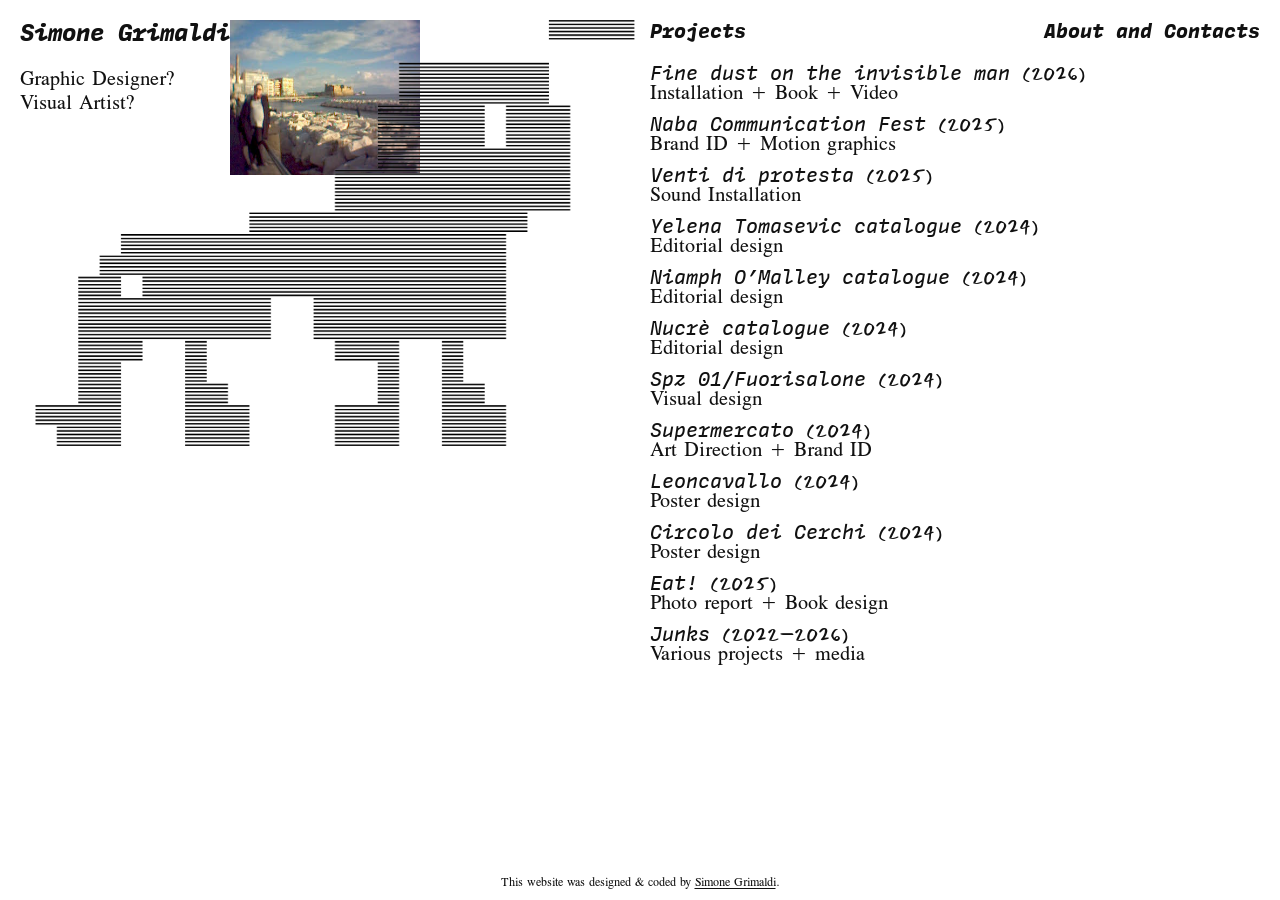
<file: index.html>
<!doctype html>
<html lang="en">
  <head>
    <meta charset="UTF-8" />

    <meta
      name="viewport"
      content="width=device-width, initial-scale=1.0"
    />

    <title>Simone Grimaldi</title>

    <link
      rel="icon"
      href="images/favicon.ico"
      type="image/x-icon"
    />

    <link
      rel="stylesheet"
      href="css/stili.css?v=6"
    />
  </head>

  <body>
    <main class="page">

      <!-- GIF DECORATIVA -->
      <div class="hero-gif">
        <img
          src="images/1.gif"
          alt=""
        />
      </div>

      <!-- NOME + TAGLINE -->
      <section class="left">
        <h1 class="brand">
          Simone Grimaldi
        </h1>

        <p class="tagline">
          Graphic Designer?<br />
          Visual Artist?
        </p>
      </section>

      <!-- FOTO -->
      <div class="photo">
        <img
          src="images/photo.jpg"
          alt="Simone Grimaldi"
        />
      </div>

      <!-- PROJECTS -->
      <section class="projects-area">
        <h2 class="section-title">
          Projects
        </h2>

        <ul class="projects">

          <!-- FINE DUST -->
          <li class="project">
            <a
              class="project-link"
              href="./projects/fine-dust.html"
              data-preview="fine-dust"
            >
              <span class="project-title">
                Fine dust on the invisible man
                <span class="date">(2026)</span>
              </span>

              <span class="project-meta">
                Installation + Book + Video
              </span>
            </a>
          </li>

          <!-- NCA -->
          <li class="project">
            <a
              class="project-link"
              href="./projects/NCA.html"
              data-preview="nca"
            >
              <span class="project-title">
                Naba Communication Fest
                <span class="date">(2025)</span>
              </span>

              <span class="project-meta">
                Brand ID + Motion graphics
              </span>
            </a>
          </li>

           <!-- venti -->
          <li class="project">
            <a
              class="project-link"
              href="./projects/venti.html"
              data-preview="venti"
            >
              <span class="project-title">
                Venti di protesta
                <span class="date">(2025)</span>
              </span>

              <span class="project-meta">
                Sound Installation
              </span>
            </a>
          </li>

          <!-- TOMASEVIC -->
          <li class="project">
            <a
              class="project-link"
              href="./projects/tomasevic.html"
              data-preview="tomasevic"
            >
              <span class="project-title">
                Yelena Tomasevic catalogue
                <span class="date">(2024)</span>
              </span>

              <span class="project-meta">
                Editorial design
              </span>
            </a>
          </li>

          <!-- NIAMPH -->
          <li class="project">
            <a
              class="project-link"
              href="./projects/niamph.html"
              data-preview="niamph"
            >
              <span class="project-title">
                Niamph O’Malley catalogue
                <span class="date">(2024)</span>
              </span>

              <span class="project-meta">
                Editorial design
              </span>
            </a>
          </li>

          <!-- NUCRE -->
          <li class="project">
            <a
              class="project-link"
              href="./projects/nucrè.html"
              data-preview="nucre"
            >
              <span class="project-title">
                Nucrè catalogue
                <span class="date">(2024)</span>
              </span>

              <span class="project-meta">
                Editorial design
              </span>
            </a>
          </li>

          <!-- SPZ -->
          <li class="project">
            <a
              class="project-link"
              href="./projects/spz.html"
              data-preview="spz"
            >
              <span class="project-title">
                Spz 01/Fuorisalone
                <span class="date">(2024)</span>
              </span>

              <span class="project-meta">
                Visual design
              </span>
            </a>
          </li>

          <!-- SUPERMERCATO -->
          <li class="project">
            <a
              class="project-link"
              href="./projects/super.html"
              data-preview="super"
            >
              <span class="project-title">
                Supermercato
                <span class="date">(2024)</span>
              </span>

              <span class="project-meta">
                Art Direction + Brand ID
              </span>
            </a>
          </li>

          <!-- LEONCAVALLO -->
          <li class="project">
            <a
              class="project-link"
              href="./projects/leonca.html"
              data-preview="leonca"
            >
              <span class="project-title">
                Leoncavallo
                <span class="date">(2024)</span>
              </span>

              <span class="project-meta">
                Poster design
              </span>
            </a>
          </li>

          <!-- CIRCOLO DEI CERCHI -->
          <li class="project">
            <a
              class="project-link"
              href="./projects/circolocerchi.html"
              data-preview="circolocerchi"
            >
              <span class="project-title">
                Circolo dei Cerchi
                <span class="date">(2024)</span>
              </span>

              <span class="project-meta">
                Poster design
              </span>
            </a>
          </li>

          <!-- EAT -->
          <li class="project">
            <a
              class="project-link"
              href="./projects/eat.html"
              data-preview="eat"
            >
              <span class="project-title">
                Eat!
                <span class="date">(2025)</span>
              </span>

              <span class="project-meta">
                Photo report + Book design
              </span>
            </a>
          </li>

          <!-- JUNKS -->
          <li class="project">
            <a
              class="project-link"
              href="./projects/junks.html"
              data-preview="junks"
            >
              <span class="project-title">
                Junks
                <span class="date">(2022–2026)</span>
              </span>

              <span class="project-meta">
                Various projects + media
              </span>
            </a>
          </li>

        </ul>
      </section>

      <!-- ABOUT -->
      <section class="right">
        <a
          class="section-title"
          href="./about.html"
        >
          About and Contacts
        </a>
      </section>

    </main>

    <!-- AREA ANTEPRIME HOVER -->
    <div
      class="project-hover-preview"
      aria-hidden="true"
    ></div>

    <!-- SITE CREDIT -->
    <p class="site-credit">
      This website was designed &amp; coded by
      <a href="./about.html">Simone Grimaldi</a>.
    </p>

    <!-- PROJECT HOVER PREVIEW -->
    <script>
      const previewContainer =
        document.querySelector(".project-hover-preview");

      const projectLinks =
        document.querySelectorAll("[data-preview]");

      const projectPreviews = {

        "fine-dust": [
          "./images/projects/fine-dust/01.jpg",
          "./images/projects/fine-dust/02.jpg",
          "./images/projects/fine-dust/03.jpg"
        ],

        "nca": [
          "./images/projects/nca/01.gif",
          "./images/projects/nca/02.jpg",
          "./images/projects/nca/03.jpg"
        ],

         "venti": [
          "./images/projects/venti/01.gif",
          "./images/projects/venti/02.jpg",
          "./images/projects/venti/03.jpg"
        ],

        "tomasevic": [
          "./images/projects/tomasevic/1.jpg",
          "./images/projects/tomasevic/2.jpg",
          "./images/projects/tomasevic/3.jpg"
        ],

        "niamph": [
          "./images/projects/niamph/1.jpg",
          "./images/projects/niamph/2.jpg",
          "./images/projects/niamph/3.jpg"
        ],

        "nucre": [
          "./images/projects/nucre/1.jpg",
          "./images/projects/nucre/2.jpg",
          "./images/projects/nucre/3.jpg"
        ],

        "spz": [
          "./images/projects/spz/1.jpg",
          "./images/projects/spz/2.jpg",
          "./images/projects/spz/3..jpg"
        ],

        "super": [
          "./images/projects/super/1.jpg",
          "./images/projects/super/2.jpg",
          "./images/projects/super/3.jpg"
        ],

        "leonca": [
          "./images/projects/leonca/1.jpg",
          "./images/projects/leonca/2.jpg",
          "./images/projects/leonca/3.jpg"
        ],

        "circolocerchi": [
          "./images/projects/circolocerchi/1.jpg",
          "./images/projects/circolocerchi/2.jpg"
        ],

        "eat": [
          "./images/projects/eat/01.jpg",
          "./images/projects/eat/02.jpg",
          "./images/projects/eat/03.jpg"
        ],

        "junks": [
          "./images/projects/junks/1.png",
          "./images/projects/junks/2_.jpg",
          "./images/projects/junks/Blow.jpg"
        ]
      };

      let previewTimers = [];

      function randomBetween(min, max) {
        return Math.random() * (max - min) + min;
      }

      function clearPreview() {
        previewTimers.forEach((timer) => {
          clearTimeout(timer);
        });

        previewTimers = [];

        previewContainer.innerHTML = "";
      }

      function positionPreviewImage(image) {
        const containerWidth =
          previewContainer.clientWidth;

        const containerHeight =
          previewContainer.clientHeight;

        const imageWidth =
          image.offsetWidth;

        const imageHeight =
          image.offsetHeight;

        const maxLeft =
          Math.max(
            0,
            containerWidth - imageWidth
          );

        const maxTop =
          Math.max(
            0,
            containerHeight - imageHeight
          );

        image.style.left =
          `${randomBetween(0, maxLeft)}px`;

        image.style.top =
          `${randomBetween(0, maxTop)}px`;
      }

      function revealImage(image) {
        positionPreviewImage(image);

        requestAnimationFrame(() => {
          requestAnimationFrame(() => {
            image.classList.add("is-visible");
          });
        });
      }

      function addPreviewImage(src, index) {
        const image =
          document.createElement("img");

        image.src = src;
        image.alt = "";

        image.className =
          "project-hover-image";

        image.style.zIndex =
          String(index + 1);

        previewContainer.appendChild(image);

        if (
          image.complete &&
          image.naturalWidth > 0
        ) {
          revealImage(image);
        } else {
          image.addEventListener(
            "load",
            () => {
              revealImage(image);
            },
            { once: true }
          );
        }
      }

      function showPreview(images) {
        clearPreview();

        images.forEach((src, index) => {

          /*
            Prima foto: subito
            Seconda foto: dopo 1 secondo
            Terza foto: dopo 2 secondi
          */

          const timer = setTimeout(() => {
            addPreviewImage(
              src,
              index
            );
          }, index * 1000);

          previewTimers.push(timer);
        });
      }

      projectLinks.forEach((link) => {
        const projectKey =
          link.dataset.preview;

        const images =
          projectPreviews[projectKey];

        if (!images) {
          return;
        }

        link.addEventListener(
          "mouseenter",
          () => {
            if (window.innerWidth <= 900) {
              return;
            }

            showPreview(images);
          }
        );

        link.addEventListener(
          "mouseleave",
          clearPreview
        );
      });

      window.addEventListener(
        "resize",
        () => {
          if (window.innerWidth <= 900) {
            clearPreview();
          }
        }
      );
    </script>

  </body>
</html>
</file>
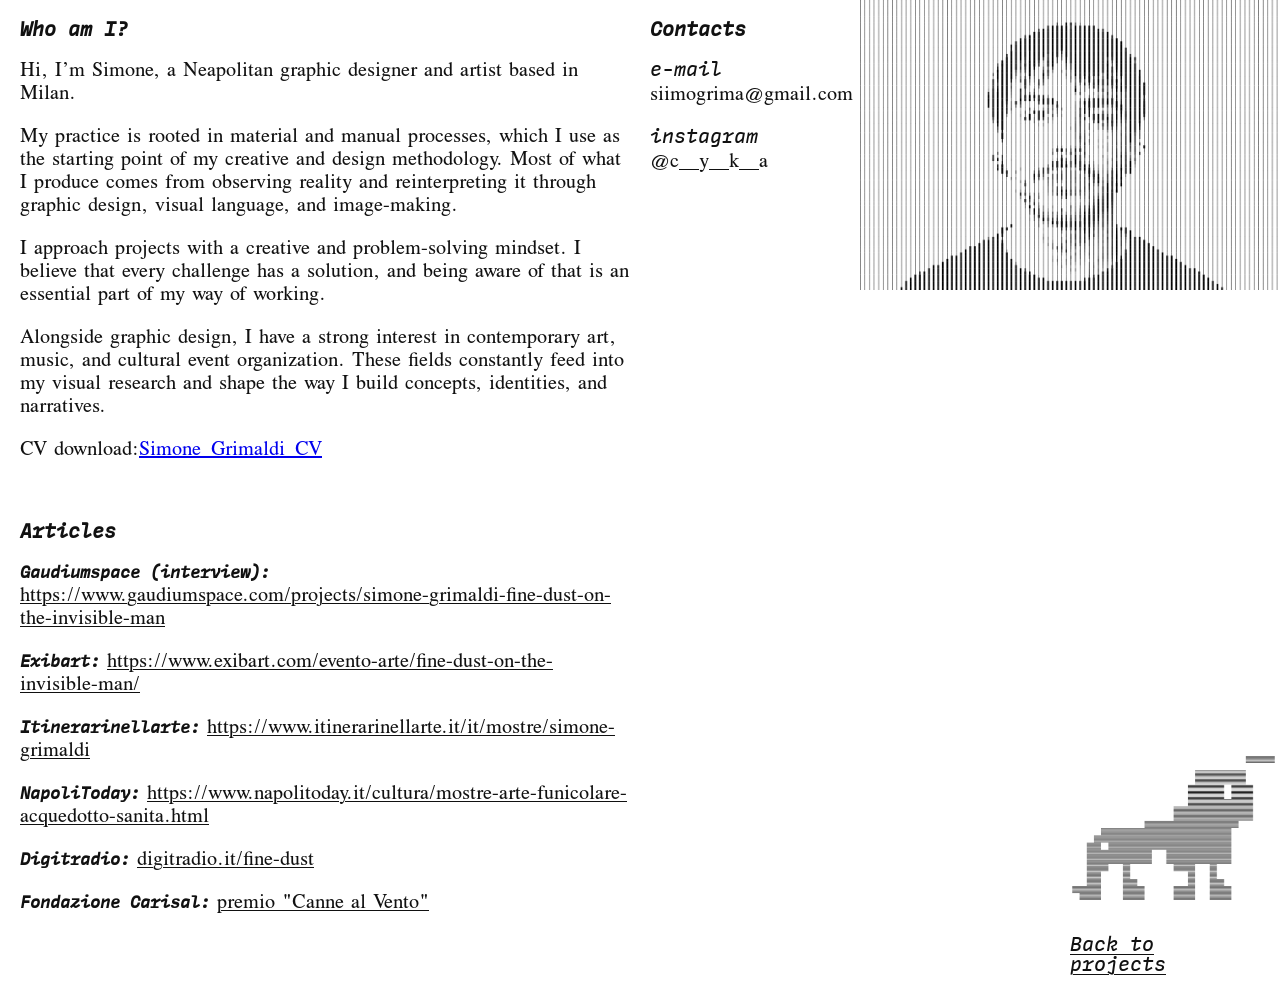
<file: about.html>
<!doctype html>
<html lang="it">
  <head>
    <link rel="icon" href="images/favicon.ico" type="image/x-icon" />
    <meta charset="utf-8" />
    <title>About and Contacts — Simone Grimaldi</title>
    <meta name="viewport" content="width=device-width, initial-scale=1.0" />

    <link rel="shortcut icon" href="images/favicon.ico" type="image/x-icon" />

    <link rel="stylesheet" href="css/stili.css" />
    <link rel="stylesheet" href="css/projects.css" />
    <link rel="stylesheet" href="css/about.css" />
  </head>

  <body>
    <main class="project-page about-page" aria-label="About and Contacts">
      <!-- WHO AM I? (col 1-3) -->
      <section class="about-left" aria-label="Who am I">
        <h1 class="about-heading"><em>Who am I?</em></h1>

        <div class="about-text">
          <p>Hi, I’m Simone, a Neapolitan graphic designer and artist based in Milan.</p>

          <p>
            My practice is rooted in material and manual processes, which I use as the starting point of my creative
            and design methodology. Most of what I produce comes from observing reality and reinterpreting it through
            graphic design, visual language, and image-making.
          </p>

          <p>
            I approach projects with a creative and problem-solving mindset. I believe that every challenge has a
            solution, and being aware of that is an essential part of my way of working.
          </p>

          <p>
            Alongside graphic design, I have a strong interest in contemporary art, music, and cultural event
            organization. These fields constantly feed into my visual research and shape the way I build concepts,
            identities, and narratives.
          </p>

          <p>CV download:<a href="files/Simone Grimaldi CV.pdf" download>Simone_Grimaldi_CV</a> </p> 

          <section class="articles">
  <h2 class="articles-heading">Articles</h2>

  <p class="article-item">
    <span class="article-publication">Gaudiumspace (interview):</span>
    <a
      class="article-link"
      href="https://www.gaudiumspace.com/projects/simone-grimaldi-fine-dust-on-the-invisible-man"
      target="_blank"
      rel="noopener noreferrer"
    >
      https://www.gaudiumspace.com/projects/simone-grimaldi-fine-dust-on-the-invisible-man
    </a>
  </p>

  <p class="article-item">
    <span class="article-publication">Exibart:</span>
    <a
      class="article-link"
      href="https://www.exibart.com/evento-arte/fine-dust-on-the-invisible-man/"
      target="_blank"
      rel="noopener noreferrer"
    >
      https://www.exibart.com/evento-arte/fine-dust-on-the-invisible-man/
    </a>
  </p>

  <p class="article-item">
    <span class="article-publication">Itinerarinellarte:</span>
    <a
      class="article-link"
      href="https://www.itinerarinellarte.it/it/mostre/simone-grimaldi-fine-dust-on-the-invisible-man-17314"
      target="_blank"
      rel="noopener noreferrer"
    >
     https://www.itinerarinellarte.it/it/mostre/simone-grimaldi
    </a>
  
  </p>
    <p class="article-item">
    <span class="article-publication">NapoliToday:</span>
    <a
      class="article-link"
      href="https://www.napolitoday.it/cultura/mostre-arte-funicolare-acquedotto-sanita.html"
      target="_blank"
      rel="noopener noreferrer"
    >
      https://www.napolitoday.it/cultura/mostre-arte-funicolare-acquedotto-sanita.html
    </a>
  </p>

  </p>
    <p class="article-item">
    <span class="article-publication">Digitradio:</span>
    <a
      class="article-link"
      href="https://www.digitradio.it/cultura-e-societa/napoli-sotterranea-si-fa-tela-leffimero-di-fine-dust-on-the-invisible-man-dialoga-con-le-vestigia-dellacquedotto-del-serino/"
      target="_blank"
      rel="noopener noreferrer"
    >
      digitradio.it/fine-dust
    </a>
  </p>

  <p class="article-item">
  <span class="article-publication">Fondazione Carisal:</span>
  <a
    class="article-link"
    href="https://www.fondazionecarisal.it/premio-canne-al-vento-2026/"
    target="_blank"
    rel="noopener noreferrer"
  >
    premio "Canne al Vento"
  </a>
</p>

</section>


        </div>
      </section>

      <!-- CONTACTS (col 4) -->
      <section class="about-contacts" aria-label="Contacts">
        <h2 class="about-heading"><em>Contacts</em></h2>

        <div class="contacts">
          <p class="contact-label"><em>e-mail</em></p>
          <p class="contact-value">siimogrima@gmail.com</p>

          <div class="contacts-gap" aria-hidden="true"></div>

          <p class="contact-label"><em>instagram</em></p>
          <p class="contact-value">@c__y__k__a</p>
        </div>
      </section>

      <!-- PORTRAIT (col 5-6) -->
      <section class="about-portrait" aria-label="Portrait">
        <img src="images/about/portrait.png" alt="Portrait" />
      </section>

      <!-- ✅ BACK IDENTICO alle pagine progetto -->
      <a class="back" href="index.html">Back to projects</a>
    </main>

    <!-- GIF overlay (identica) -->
    <div class="back-gif" aria-hidden="true">
      <img src="images/1.gif" alt="" />
    </div>
  </body>
</html>
</file>
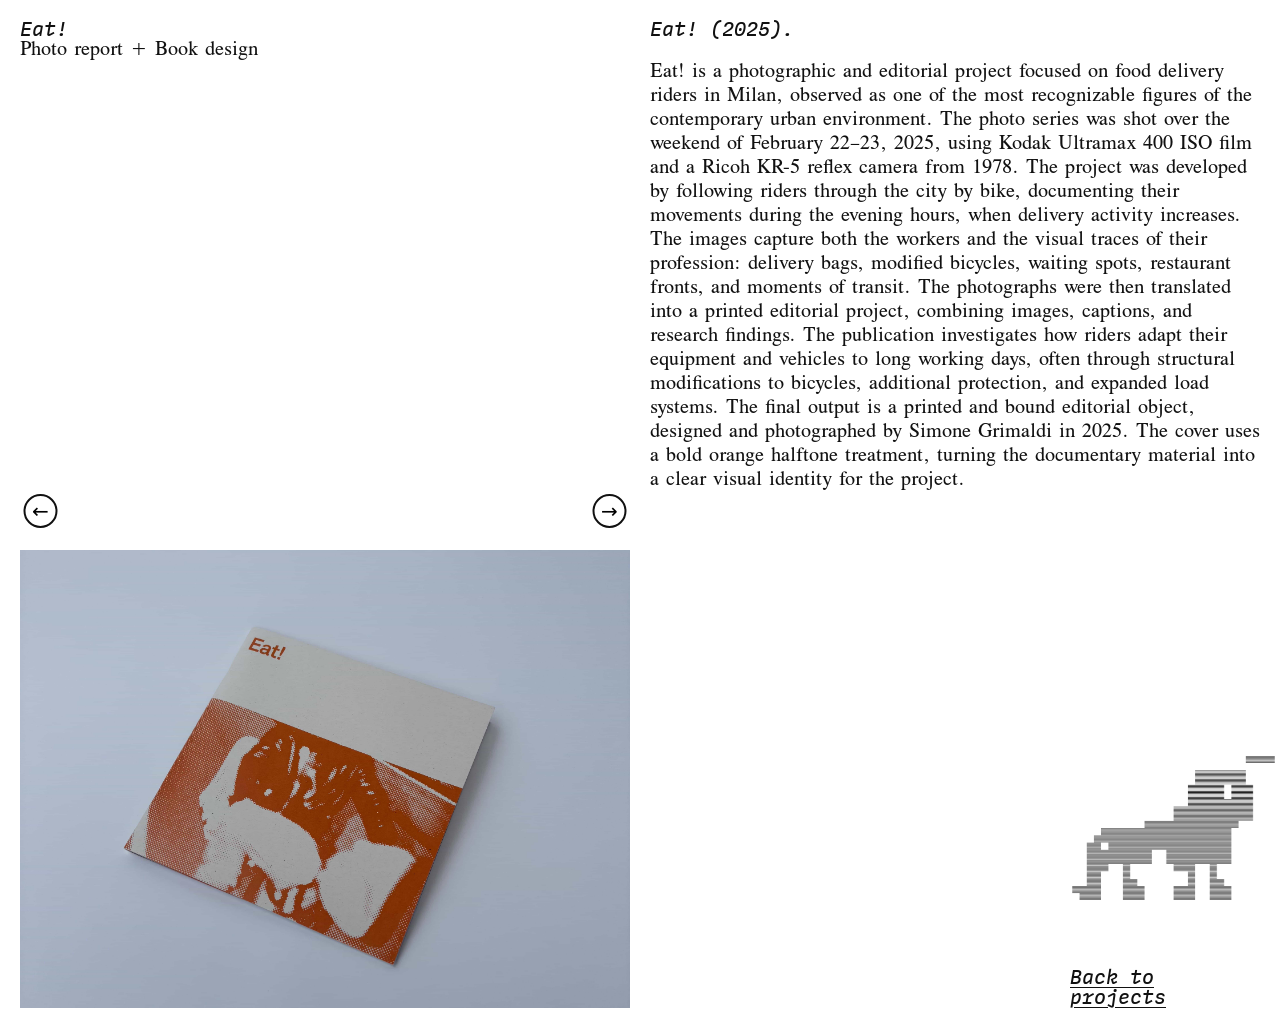
<file: projects/eat.html>
<!doctype html>
<html lang="it">
  <head>
    <link rel="icon" href="images/favicon.ico" type="image/x-icon" />
    <meta charset="utf-8" />
    <title>Eat! — Simone Grimaldi</title>
    <meta name="viewport" content="width=device-width, initial-scale=1.0" />
    <link rel="shortcut icon" href="../images/favicon.ico" type="image/x-icon" />
    <link rel="stylesheet" href="../css/stili.css" />
    <link rel="stylesheet" href="../css/projects.css" />
  </head>
  <body>
    <main class="project-page" aria-label="Project page">
      <header class="p-left">
        <h1 class="p-title"><em>Eat!</em></h1>
        <p class="p-subtitle">Photo report + Book design</p>
      </header>

      <section class="p-right" aria-label="Description">
        <h2 class="p-heading"><em>Eat!</em> (2025).</h2>
        <p class="p-paragraph">Eat! is a photographic and editorial project focused on food delivery riders in Milan, observed as one of the most recognizable figures of the contemporary urban environment. The photo series was shot over the weekend of February 22–23, 2025, using Kodak Ultramax 400 ISO film and a Ricoh KR-5 reflex camera from 1978.  

The project was developed by following riders through the city by bike, documenting their movements during the evening hours, when delivery activity increases. The images capture both the workers and the visual traces of their profession: delivery bags, modified bicycles, waiting spots, restaurant fronts, and moments of transit.

The photographs were then translated into a printed editorial project, combining images, captions, and research findings. The publication investigates how riders adapt their equipment and vehicles to long working days, often through structural modifications to bicycles, additional protection, and expanded load systems.  

The final output is a printed and bound editorial object, designed and photographed by Simone Grimaldi in 2025. The cover uses a bold orange halftone treatment, turning the documentary material into a clear visual identity for the project. </p>
      </section>

      <section class="p-media" aria-label="Media">
        <nav class="p-nav" aria-label="Image navigation">
          <button class="nav-btn" type="button" data-carousel-prev aria-label="Previous image">←</button>
          <button class="nav-btn" type="button" data-carousel-next aria-label="Next image">→</button>
        </nav>
        <figure class="p-photo" aria-label="Project image carousel">
          <div class="fade-carousel" data-carousel>
            <img class="fade-slide is-active" src="../images/projects/eat/01.jpg" alt="eat 1"/>
            <img class="fade-slide" src="../images/projects/eat/02.jpg" alt="eat 2" />
            <img class="fade-slide" src="../images/projects/eat/03.jpg" alt="eat 3" />
            <img class="fade-slide" src="../images/projects/eat/04.jpg" alt="eat 4" />
            <img class="fade-slide" src="../images/projects/eat/05.jpg" alt="eat 5" />
            <img class="fade-slide" src="../images/projects/eat/06.jpg" alt="eat 6" />
            <img class="fade-slide" src="../images/projects/eat/07.jpg" alt="eat 7" />
            <img class="fade-slide" src="../images/projects/eat/08.jpg" alt="eat 8" />
            <img class="fade-slide" src="../images/projects/eat/09.jpg" alt="eat 9" />
            <img class="fade-slide" src="../images/projects/eat/10.jpg" alt="eat 10" />
            <img class="fade-slide" src="../images/projects/eat/11.jpg" alt="eat 11" />
            <img class="fade-slide" src="../images/projects/eat/12.jpg" alt="eat 12" />
            <img class="fade-slide" src="../images/projects/eat/13.jpg" alt="eat 13" />

          </div>
        </figure>
      </section>

      <a class="back" href="../index.html">Back to projects</a>
    </main>

    <div class="back-gif" aria-hidden="true">
      <img src="../images/1.gif" alt="" />
    </div>

    <script src="../js/projects.js" defer></script>
  </body>
</html>
</file>
<file: css/stili.css>
/* =========================
   LOCAL FONTS
   ========================= */

@font-face {
  font-family: "MDIO";
  src: url("../fonts/MDIO-BoldItalic.ttf") format("truetype");
  font-weight: 700;
  font-style: normal;
  font-display: swap;
}

@font-face {
  font-family: "MDIO";
  src: url("../fonts/MDIO-MediumItalic.ttf") format("truetype");
  font-weight: 500;
  font-style: italic;
  font-display: swap;
}

@font-face {
  font-family: "Mansalva";
  src: url("../fonts/Mansalva-Regular.ttf") format("truetype");
  font-weight: 400;
  font-style: normal;
  font-display: swap;
}

@font-face {
  font-family: "Times CG";
  src: url("../fonts/Times%20CG.otf") format("opentype");
  font-weight: 400;
  font-style: normal;
  font-display: swap;
}


/* =========================
   VARIABLES
   ========================= */

:root {
  --page-pad: 20px;
  --gutter: 20px;

  --text: #111;
  --bg: #fff;

  --title-font: "MDIO", serif;
  --body-font: "MDIO", serif;
  --serif-font: "Times CG", serif;
  --date-font: "Mansalva", cursive;

  --space-block: 20px;
  --space-project: 10px;
  --space-title-meta: 0px;

  --gif-fixed-h: 220px;
  --mobile-photo-w: 140px;
  --mobile-projects-offset: 100px;

  --u-thickness: 1px;
  --u-offset: 3px;
}


/* =========================
   RESET / BASE
   ========================= */

* {
  box-sizing: border-box;
}

html,
body {
  height: 100%;
}

body {
  margin: 0;

  background: var(--bg);
  color: var(--text);

  font-family: var(--body-font);

  font-size: 20px;
  font-weight: 500;
  font-style: italic;

  line-height: 1.2;

  overflow-x: hidden;
}

h1,
h2,
p,
ul {
  margin: 0;
  padding: 0;
}


/* =========================
   DESKTOP GRID
   ========================= */

.page {
  position: relative;

  min-height: 100svh;

  padding: var(--page-pad);

  display: grid;

  grid-template-columns:
    repeat(6, minmax(0, 1fr));

  column-gap: var(--gutter);

  align-items: start;
}


/* =========================
   HOME COLUMNS
   ========================= */

.left {
  grid-column: 1 / 2;
}

.photo {
  grid-column: 2 / 3;
}

.projects-area {
  grid-column: 4 / 6;
}

.right {
  grid-column: 6 / 7;

  justify-self: end;

  text-align: right;
}


/* =========================
   PHOTO
   ========================= */

.photo img {
  display: block;

  width: 100%;
  height: auto;
}


/* =========================
   DECORATIVE GIF DESKTOP
   ========================= */

.hero-gif {
  position: absolute;

  top: var(--page-pad);
  left: var(--page-pad);

  width:
    calc(
      ((100% - (5 * var(--gutter))) / 6)
      * 3
      + (2 * var(--gutter))
    );

  height: auto;

  z-index: 2;

  pointer-events: none;
}

.hero-gif img {
  display: block;

  width: 100%;
  height: auto;

  object-fit: contain;
}


/* =========================
   HEADINGS
   ========================= */

.brand,
.section-title {
  font-family: var(--title-font);

  font-weight: 700;
  font-style: normal;

  font-size: 20px;

  line-height: 1.2;

  white-space: nowrap;
}

.brand {
  font-size: 23.5px;
}


/* =========================
   ABOUT LINK
   ========================= */

.right .section-title {
  color: inherit;

  text-decoration: none;

  text-decoration-thickness:
    var(--u-thickness);

  text-underline-offset:
    var(--u-offset);
}

.right .section-title:visited {
  color: inherit;
}

.right .section-title:hover {
  text-decoration: underline;
}

.brand:hover {
  text-decoration: none;
}


/* =========================
   TAGLINE
   ========================= */

.tagline {
  margin-top:
    var(--space-block);

  font-family:
    var(--serif-font);

  font-weight: 400;
  font-style: normal;

  font-size: 20px;

  line-height: 1.2;
}


/* =========================
   PROJECT LIST
   ========================= */

.projects {
  margin-top:
    var(--space-block);

  list-style: none;
}

.project {
  margin-bottom:
    var(--space-project);
}


/* =========================
   PROJECT LINKS
   ========================= */

.project-link {
  display: inline-block;

  color: inherit;

  cursor: pointer;

  text-decoration: none;

  text-decoration-thickness:
    var(--u-thickness);

  text-underline-offset:
    var(--u-offset);
}

.project-link:hover {
  text-decoration: underline;
}

.project-link .project-title,
.project-link .project-meta {
  display: block;
}


/* =========================
   PROJECT TITLE
   ========================= */

.project-title {
  font-family:
    var(--body-font);

  font-weight: 500;
  font-style: italic;

  font-size: 20px;

  line-height: 1;

  white-space: nowrap;
}

.project-title em {
  font-style: italic;
}


/* =========================
   DATE
   ========================= */

.date {
  font-family:
    var(--date-font);

  font-weight: 400;
  font-style: normal;

  font-size: 20px;

  line-height: 1;
}


/* =========================
   PROJECT META
   ========================= */

.project-meta {
  margin-top:
    var(--space-title-meta);

  font-family:
    var(--serif-font);

  font-weight: 400;
  font-style: normal;

  font-size: 20px;

  line-height: 1;
}


/* =========================
   PROJECT HOVER PREVIEW
   ========================= */

.project-hover-preview {
  position: fixed;

  left: 20px;
  bottom: 35px;

  width:
    calc(50vw - 40px);

  height: 44vh;

  overflow: hidden;

  pointer-events: none;

  z-index: 20;
}

.project-hover-image {
  position: absolute;

  display: block;

  width:
    clamp(
      140px,
      18vw,
      300px
    );

  max-width: 70%;

  height: auto;

  opacity: 0;

  transform:
    translateY(3px);

  transition:
    opacity 220ms ease,
    transform 220ms ease;
}

.project-hover-image.is-visible {
  opacity: 1;

  transform:
    translateY(0);
}


/* =========================
   SITE CREDIT
   ========================= */

.site-credit {
  position: fixed;

  left: 50%;
  bottom: 10px;

  transform:
    translateX(-50%);

  margin: 0;

  font-family:
    "Times CG",
    serif;

  font-weight: 400;
  font-style: normal;

  font-size: 12px;

  line-height: 1;

  white-space: nowrap;

  color: var(--text);

  z-index: 1000;
}

.site-credit a {
  color: inherit;

  text-decoration: underline;

  text-decoration-thickness: 1px;

  text-underline-offset: 2px;
}

.site-credit a:visited {
  color: inherit;
}


/* =========================
   RESPONSIVE DESKTOP
   ========================= */

@media (max-width: 1200px) {
  .project-hover-preview {
    width:
      calc(50vw - 35px);

    height: 40vh;
  }

  .project-hover-image {
    width:
      clamp(
        130px,
        17vw,
        250px
      );

    max-width: 72%;
  }
}

@media (max-width: 1050px) {
  .project-hover-preview {
    width:
      calc(50vw - 30px);

    height: 36vh;
  }

  .project-hover-image {
    width:
      clamp(
        115px,
        16vw,
        210px
      );

    max-width: 74%;
  }
}


/* =========================
   MOBILE
   ========================= */

@media (max-width: 900px) {
  .page {
    grid-template-columns:
      var(--mobile-photo-w)
      var(--gutter)
      minmax(0, 1fr);

    column-gap: 0;

    row-gap: 20px;

    padding:
      var(--page-pad);

    padding-bottom:
      calc(
        var(--page-pad)
        + var(--gif-fixed-h)
      );
  }


  /* PHOTO */

  .photo {
    grid-column: 1 / 2;
    grid-row: 1;

    justify-self: start;
    align-self: start;
  }

  .photo img {
    width: 100%;
    height: auto;
  }


  /* NAME + TAGLINE */

  .left {
    grid-column: 3 / 4;
    grid-row: 1;

    justify-self: stretch;
    align-self: start;

    width: 100%;
    min-width: 0;

    text-align: left;
  }

  .brand {
    white-space: nowrap;

    font-size:
      clamp(
        13px,
        4.2vw,
        19px
      );

    margin-bottom: 20px;
  }


  /* PROJECTS */

  .projects-area {
    grid-column: 1 / 4;
    grid-row: 2;

    justify-self: start;

    width: 100%;
    min-width: 0;

    text-align: left;

    margin-top:
      var(--mobile-projects-offset);
  }


  /* ABOUT */

  .right {
    grid-column: 1 / 4;
    grid-row: 3;

    justify-self: start;

    text-align: left;
  }

  .section-title,
  .project-title {
    white-space: normal;
  }


  /* GIF MOBILE */

  .hero-gif {
    position: fixed;

    left:
      var(--page-pad);

    right:
      var(--page-pad);

    bottom: 0;

    top: auto;

    width: auto;

    height:
      var(--gif-fixed-h);

    z-index: 999;

    pointer-events: none;
  }

  .hero-gif img {
    width: 100%;
    height: 100%;

    object-fit: contain;

    object-position: bottom;
  }


  /* NO PREVIEW MOBILE */

  .project-hover-preview {
    display: none;
  }


  /* SITE CREDIT MOBILE */

  .site-credit {
    font-size: 10px;

    max-width:
      calc(100vw - 40px);

    white-space: normal;

    text-align: center;

    line-height: 1.15;
  }
}
</file>
<file: css/projects.css>
/* =========================
   css/projects.css (COMPLETO)
   ========================= */

:root {
  --pad: 20px;
  --gutter: 20px;
  --fade-ms: 160ms;
}

/* =========================
   LAYOUT PAGINA PROGETTO
   ========================= */

.project-page {
  min-height: 100svh;
  padding: var(--pad);

  display: grid;
  grid-template-columns: repeat(6, minmax(0, 1fr));
  column-gap: var(--gutter);
  grid-template-rows: auto auto;
  row-gap: 0;

  overflow-x: hidden;
}

.p-left {
  grid-column: 1 / 4;
  grid-row: 1;
  align-self: start;
}

.p-right {
  grid-column: 4 / 7;
  grid-row: 1;
  align-self: start;
}

.p-media {
  grid-column: 1 / 4;
  grid-row: 2;

  display: flex;
  flex-direction: column;
  gap: 20px;

  /* lascia hidden per sicurezza layout, ma nav avrà padding */
  overflow-x: hidden;
}

/* =========================
   TIPOGRAFIA
   ========================= */

.project-page,
.project-page * {
  font-size: 20px;
}

.p-title {
  font-family: "MDIO", serif;
  font-weight: 500;
  font-style: italic;
  line-height: 1;
}

.p-subtitle {
  font-family: "Times CG", serif;
  font-weight: 400;
  font-style: normal;
  line-height: 1;
}

.p-heading {
  font-family: "MDIO", serif;
  font-weight: 500;
  font-style: italic;
  line-height: 1;
  margin-bottom: 20px;
}

.p-paragraph {
  font-family: "Times CG", serif;
  font-weight: 400;
  font-style: normal;
  line-height: 1.2;
  margin-bottom: 20px;
}

.p-right > :last-child {
  margin-bottom: 0;
}

/* =========================
   NAV
   ========================= */

.p-nav {
  display: flex;
  justify-content: space-between;
  align-items: center;

  /* ✅ evita il clipping del cerchio sul bordo */
  padding-left: 4px;
  padding-right: 4px;
  padding-top: 2px;
  padding-bottom: 2px;
}

/* ✅ frecce centrate nel cerchio */
.nav-btn {
  width: 34px;
  height: 34px;

  border: 2px solid #111;
  border-radius: 999px;

  display: flex;
  align-items: center;
  justify-content: center;

  padding: 0;
  margin: 0;

  background: transparent;
  cursor: pointer;

  font-family: system-ui, -apple-system, "Segoe UI", Arial, sans-serif;
  font-weight: 400;
  font-style: normal;

  font-size: 20px;
  line-height: 1;

  vertical-align: middle;
}

/* micro correzione ottica */
.nav-btn[data-carousel-prev] {
  transform: translateX(-0.5px);
}
.nav-btn[data-carousel-next] {
  transform: translateX(0.5px);
}

/* =========================
   FADE CAROUSEL (IMG/GIF/VIDEO)
   ========================= */

.p-photo {
  margin: 0;
  overflow-x: hidden;
}

.fade-carousel {
  position: relative;
  width: 100%;
}

/* tutte sovrapposte */
.fade-slide {
  display: block;
  width: 100%;
  height: auto;

  position: absolute;
  inset: 0;

  opacity: 0;
  transition: opacity var(--fade-ms) linear;
}

/* IMPORTANTISSIMO: solo la slide attiva è cliccabile */
.fade-slide {
  pointer-events: none;
}

.fade-slide.is-active {
  pointer-events: auto;
}

/* cursore: zoom solo su immagini, non su video */
.fade-carousel .fade-slide.is-active {
  cursor: default;
}
.fade-carousel img.fade-slide.is-active {
  cursor: zoom-in;
}

/* attiva = visibile + prende altezza */
.fade-slide.is-active {
  opacity: 1;
  position: relative;
}

/* fade-out dell’attiva durante lo switch */
.fade-carousel.is-fading .fade-slide.is-active {
  opacity: 0;
}

/* video slide */
.fade-carousel video.fade-slide {
  width: 100%;
  height: auto;
  display: block;
}

/* indicazione cliccabile */
.fade-carousel .fade-slide.is-active {
  cursor: zoom-in;
}

/* =========================
   BACK LINK (in basso a destra)
   ========================= */

.back {
  grid-column: 6 / 7;
  grid-row: 2;
  justify-self: end;
  align-self: end;

  position: relative;
  z-index: 2;

  font-family: "MDIO", serif;
  font-weight: 500;
  font-style: italic;
  font-size: 20px;
  line-height: 1;

  color: inherit;
  text-decoration: underline;
  text-decoration-thickness: 1px;
  text-underline-offset: 3px;
}

/* =========================
   LIGHTBOX (IMMAGINI)
   ========================= */

.lightbox {
  position: fixed;
  inset: 0;
  background: rgba(0, 0, 0, 0.92);
  z-index: 9999;

  display: none;
  align-items: center;
  justify-content: center;

  padding: 20px;
}

.lightbox.is-open {
  display: flex;
}

.lightbox img {
  max-width: 100%;
  max-height: 100%;
  width: auto;
  height: auto;
  display: block;
}

/* =========================
   GIF OVERLAY sotto "Back"
   (1 colonna su 6) bottom-right, no margini
   ========================= */

.back-gif {
  position: fixed;
  right: 0;
  bottom: 0;

  width: calc(100vw / 6);
  height: auto;

  z-index: 1;
  pointer-events: none;
}

.back-gif img {
  display: block;
  width: 100%;
  height: auto;
}

/* =========================
   MOBILE STACK
   ========================= */

@media (max-width: 900px) {
  .project-page {
    grid-template-columns: 1fr;
    grid-template-rows: auto;
    row-gap: 20px;
  }

  .p-left,
  .p-right,
  .p-media,
  .back {
    grid-column: 1 / -1;
    grid-row: auto;
  }

  .back {
    justify-self: end;
    margin-top: 10px;
  }

  .back-gif {
    width: calc(100vw / 6);
  }
}

/* Lightbox nav buttons */
.lightbox {
  position: fixed;
  inset: 0;
  background: rgba(0, 0, 0, 0.92);
  z-index: 9999;

  display: none;
  align-items: center;
  justify-content: center;

  padding: 20px;
}

.lightbox.is-open {
  display: flex;
}

.lightbox-img {
  max-width: 100%;
  max-height: 100%;
  width: auto;
  height: auto;
  display: block;
}

/* frecce dentro lightbox */
.lightbox-btn {
  width: 34px;
  height: 34px;

  border: 2px solid #fff;
  border-radius: 999px;

  display: flex;
  align-items: center;
  justify-content: center;

  background: transparent;
  color: #fff;
  cursor: pointer;

  font-family: system-ui, -apple-system, "Segoe UI", Arial, sans-serif;
  font-size: 20px;
  line-height: 1;

  user-select: none;
}

.lightbox-prev {
  position: fixed;
  left: 20px;
  top: 50%;
  transform: translateY(-50%);
}

.lightbox-next {
  position: fixed;
  right: 20px;
  top: 50%;
  transform: translateY(-50%);
}
</file>
<file: css/about.css>
/* =========================
   css/about.css (COMPLETO)
   ========================= */

/* Desktop: stessa griglia 6 colonne */
.about-page {
  display: grid;
  grid-template-columns: repeat(6, minmax(0, 1fr));
  column-gap: var(--gutter);
  grid-template-rows: auto;
}

/* col 1-3 */
.about-left {
  grid-column: 1 / 4;
  align-self: start;
}

/* col 4 */
.about-contacts {
  grid-column: 4 / 5;
  align-self: start;
}

/* col 5-6 */
.about-portrait {
  grid-column: 5 / 7;
  align-self: start;

  /* a filo bordo destro + bordo alto (annulla padding pagina) */
  margin-right: calc(var(--pad) * -1);
  margin-top: calc(var(--pad) * -1);
}

.about-portrait img {
  display: block;
  width: 100%;
  height: auto;
}

/* Titoli: MDIO 20 */
.about-heading {
  margin: 0;
  font-family: "MDIO", serif;
  font-weight: 700;
  font-style: normal;
  font-size: 20px;
  line-height: 1;
}

/* Testo lungo: Times CG 20 */
.about-text {
  margin-top: 20px;
  font-family: "Times CG", serif;
  font-weight: 400;
  font-style: normal;
  font-size: 20px;
  line-height: 1.15;
}

.about-text p {
  margin: 0 0 20px 0;
}

/* Contacts */
.contacts {
  margin-top: 20px;
}

/* Label e-mail/instagram: MDIO 20 */
.contact-label {
  margin: 0;
  font-family: "MDIO", serif;
  font-weight: 500;
  font-style: italic;
  font-size: 20px;
  line-height: 1;
}

/* Values: Times CG 20 (e-mail + handle) */
.contact-value {
  margin: 4px 0 0 0;
  font-family: "Times CG", serif;
  font-weight: 400;
  font-style: normal;
  font-size: 20px;
  line-height: 1.15;
}

/* spazio tra blocchi */
.contacts-gap {
  height: 20px;
}

/* =========================
   MOBILE (condensed)
   - portrait PRIMO full-bleed top/left/right
   - back FISSO bottom-right sopra la gif
   ========================= */
@media (max-width: 900px) {
  .about-page {
    grid-template-columns: 1fr;
    row-gap: 20px;
  }

  /* ordine: portrait -> who -> contacts */
  .about-portrait {
    order: 0;
    grid-column: 1 / -1;

    margin-left: calc(var(--pad) * -1);
    margin-right: calc(var(--pad) * -1);
    margin-top: calc(var(--pad) * -1);
    margin-bottom: 0;
  }

  .about-left {
    order: 1;
    grid-column: 1 / -1;
  }

  .about-contacts {
    order: 2;
    grid-column: 1 / -1;
  }

  /* back resta in fondo a destra, in overlay sopra la gif */
  .about-page .back {
    position: fixed;
    right: 20px;
    bottom: 20px;
    z-index: 2;
    margin: 0;
  }
  @media (max-width: 900px) {
  .about-page {
    grid-template-columns: minmax(0, 1fr);
    width: 100%;
    max-width: 100%;
    overflow-x: hidden;
  }

  .about-left,
  .about-contacts,
  .about-text,
  .contacts,
  .articles {
    width: 100%;
    max-width: 100%;
    min-width: 0;
  }

  .about-text,
  .contact-value,
  .article-item,
  .article-link {
    overflow-wrap: anywhere;
    word-break: normal;
  }
}
}

/* -------------------------
   ARTICLES
   ------------------------- */

.articles {
  margin-top: 60px;
}

.articles-heading {
  margin: 0 0 20px;

  font-family: "MDIO", serif;
  font-weight: 700;
  font-style: italic;

  font-size: 20px;
  line-height: 1;
}

.article-item {
  margin: 0 0 20px;
  font-size: 20px;
  line-height: 1.15;
}

.article-publication {
  font-family: "MDIO", serif;
  font-weight: 600;
  font-style: italic;

  font-size: 17px;
  line-height: 1.15;
}

.article-link {
  font-family: "Times CG", serif;
  font-weight: 400;
  font-style: normal;

  color: inherit;
  text-decoration: underline;
  text-decoration-thickness: 1px;
  text-underline-offset: 2px;
}

.article-link:visited {
  color: inherit;
}
</file>
